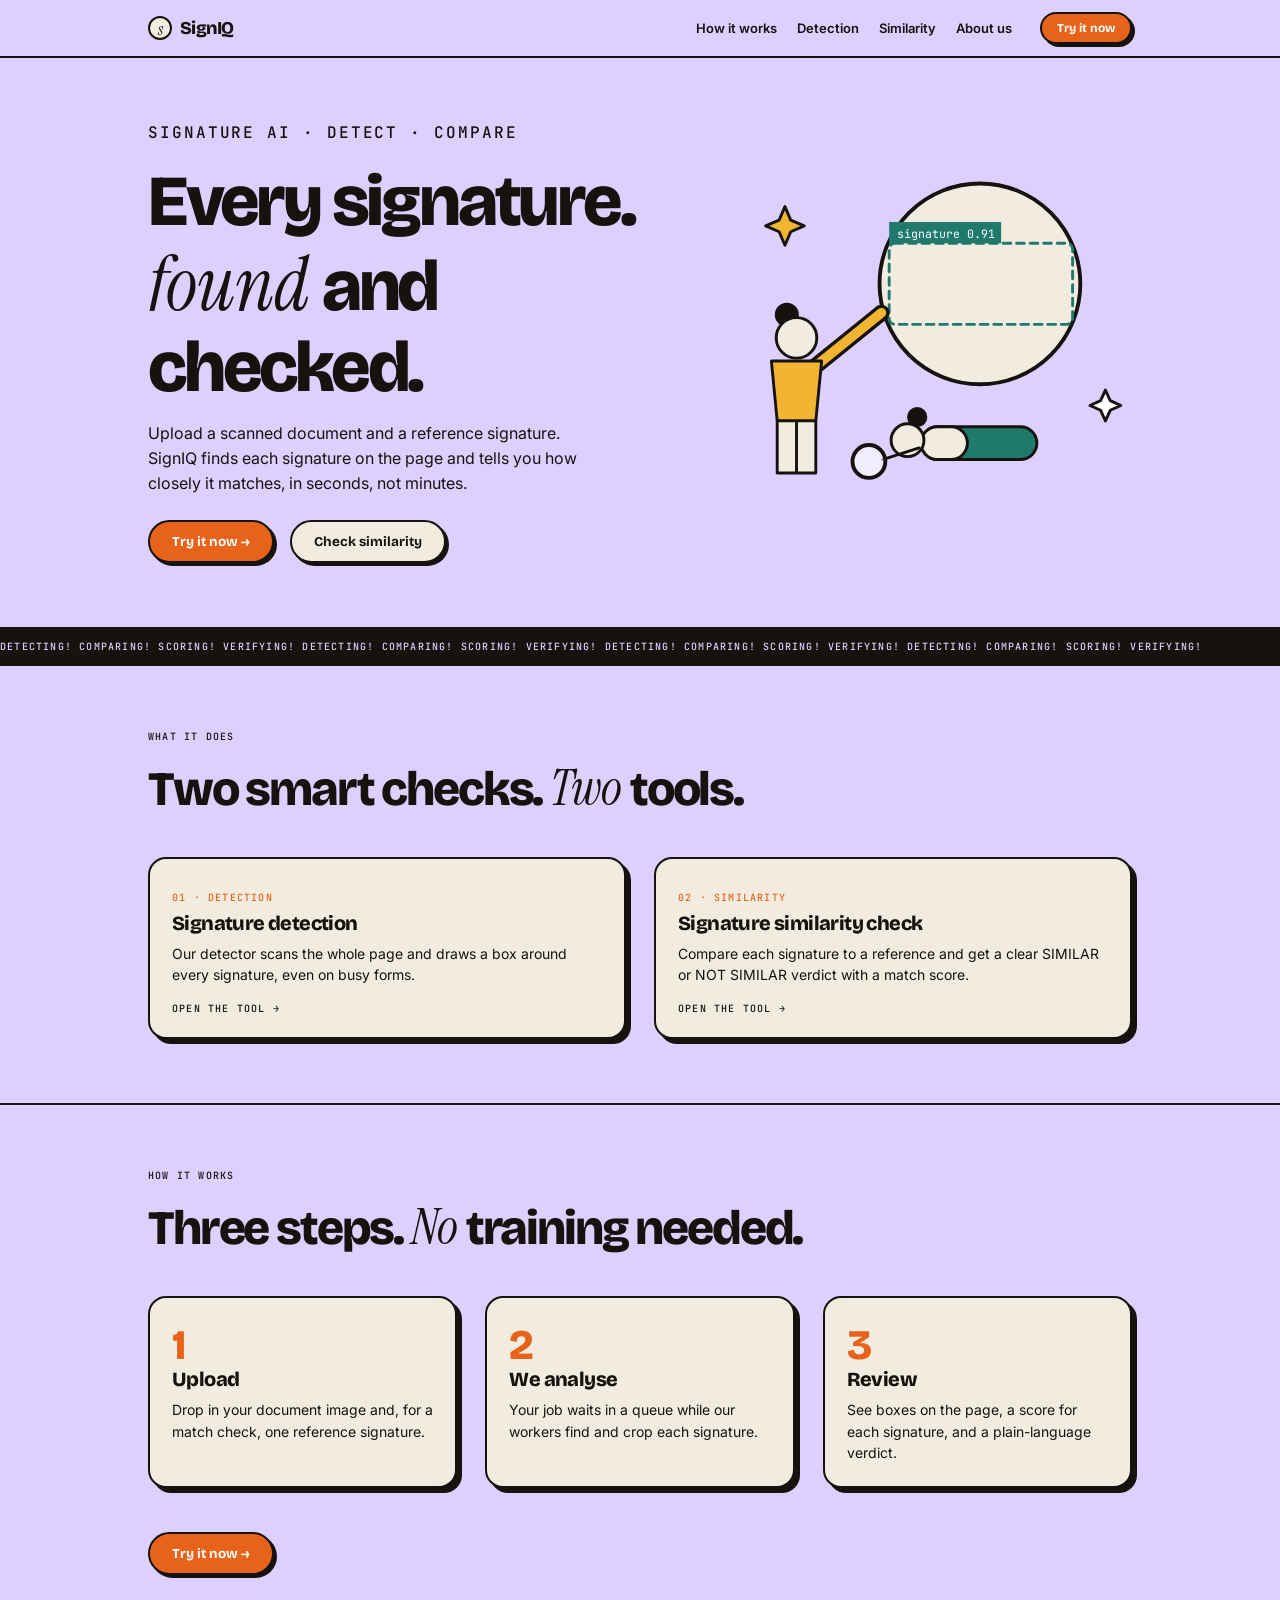
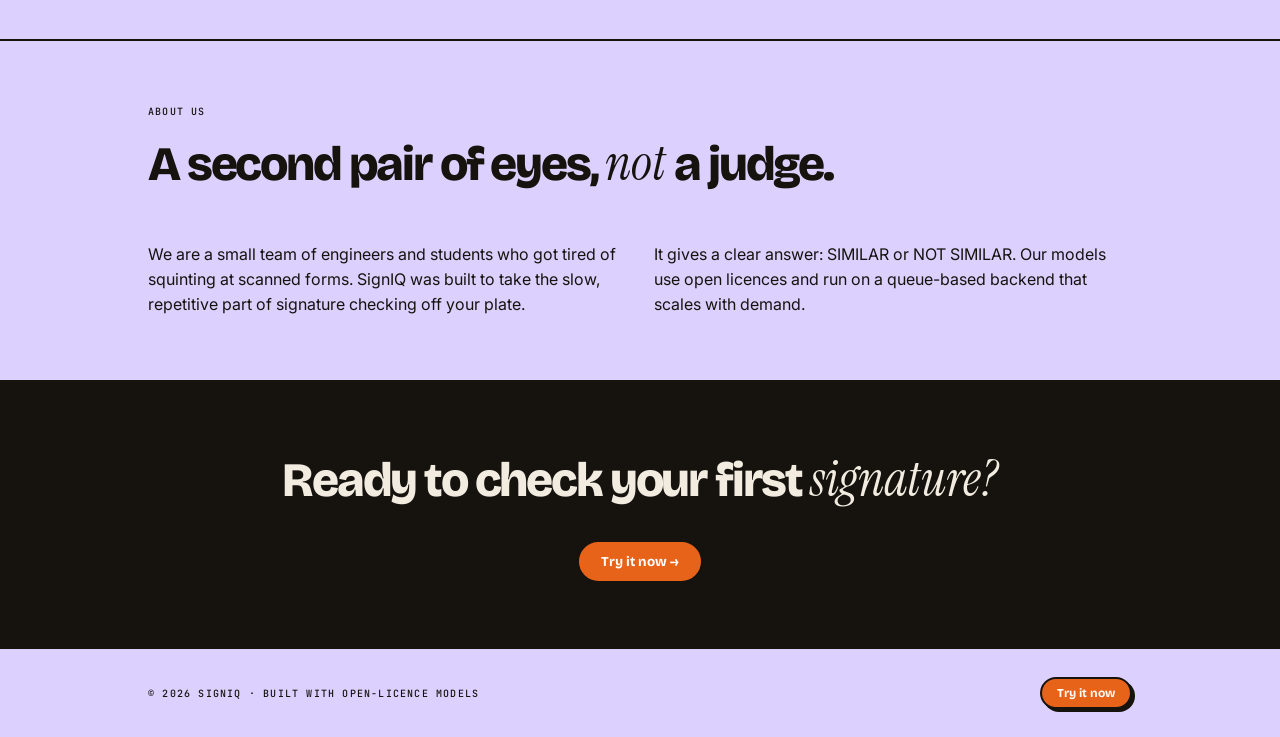
<file: frontend/index.html>
<!doctype html><html lang="en"><head><title>SignIQ – Find and verify signatures in seconds</title><meta charset="utf-8"><meta name="viewport" content="width=device-width,initial-scale=1"><link rel="preconnect" href="https://fonts.googleapis.com"><link href="https://fonts.googleapis.com/css2?family=Bricolage+Grotesque:wght@800&family=Inter:wght@400;600&family=Instrument+Serif:ital@1&family=JetBrains+Mono:wght@500&display=swap" rel="stylesheet"><link rel="stylesheet" href="css/style.css"></head><body><header><div class="wrap"><a class="logo" href="index.html"><i>s</i>SignIQ</a><nav><a href="index.html#how">How it works</a><a href="detect.html">Detection</a><a href="similarity.html">Similarity</a><a href="index.html#about">About us</a></nav><a class="btn sm" href="detect.html">Try it now</a><button class="burger" aria-label="Menu" aria-expanded="false"><b></b></button></div></header>
<section style="padding-top:44px"><div class="wrap hero"><div>
<p class="tag">Signature AI · Detect · Compare</p>
<h1 style="margin-top:14px">Every signature. <em>found</em> and checked.</h1>
<p>Upload a scanned document and a reference signature. SignIQ finds each signature on the page and tells you how closely it matches, in seconds, not minutes.</p>
<div class="row"><a class="btn" href="detect.html">Try it now →</a><a class="btn alt" href="similarity.html">Check similarity</a></div></div>
<svg class="art" viewBox="0 0 420 340" fill="none" stroke="#16130f" stroke-width="3" stroke-linejoin="round" stroke-linecap="round">
<circle cx="262" cy="120" r="104" fill="#f1ebe0" stroke-width="4"/>
<path class="draw" d="M180 135C195 80 212 82 206 130S232 150 250 106 282 92 276 132 310 150 346 100" stroke="#e8631a" stroke-width="6"/>
<rect class="box" x="168" y="78" width="190" height="84" rx="6" stroke="#1f7a6d"/><rect x="168" y="56" width="116" height="22" fill="#1f7a6d" stroke="none"/><text x="176" y="72" font-family="JetBrains Mono" font-size="12" fill="#fff" stroke="none">signature 0.91</text>
<path class="fl" d="M60 40l6 14 14 6-14 6-6 14-6-14-14-6 14-6z" fill="#f2b531"/><path class="fl" style="animation-delay:-2s" d="M392 230l5 11 11 5-11 5-5 11-5-11-11-5 11-5z" fill="#fff"/>
<g class="arm"><path d="M92 205L160 150" stroke-width="17"/><path d="M92 205L160 150" stroke="#f2b531" stroke-width="10"/></g>
<circle cx="62" cy="152" r="11" fill="#16130f"/><circle cx="72" cy="176" r="21" fill="#f1ebe0"/><path d="M46 200h52l-6 62H52z" fill="#f2b531"/><path d="M52 262h40v54H52zM72 262v54" fill="#f1ebe0"/>
<g transform="translate(205 268)"><rect x="-4" y="0" width="120" height="34" rx="17" fill="#1f7a6d"/><rect x="-4" y="0" width="48" height="34" rx="17" fill="#f1ebe0"/><circle cx="-18" cy="14" r="17" fill="#f1ebe0"/><circle cx="-8" cy="-10" r="9" fill="#16130f"/><path d="M-6 22L-44 34"/><circle cx="-58" cy="36" r="17" fill="#fff" fill-opacity=".6" stroke-width="4"/></g></svg></div></section>
<div class="strip mono"><div>Detecting! Comparing! Scoring! Verifying! Detecting! Comparing! Scoring! Verifying! Detecting! Comparing! Scoring! Verifying! Detecting! Comparing! Scoring! Verifying!&nbsp;</div></div>
<section><div class="wrap"><p class="tag rv">What it does</p><h2 class="rv" style="margin-top:12px">Two smart checks. <em>Two</em> tools.</h2>
<div class="grid two"><a href="detect.html" class="card rv" style="text-decoration:none;color:inherit"><p class="tag" style="color:var(--org)">01 · Detection</p><h3 style="margin:10px 0">Signature detection</h3><p>Our detector scans the whole page and draws a box around every signature, even on busy forms.</p><p class="mono" style="margin-top:16px">Open the tool →</p></a>
<a href="similarity.html" class="card rv" style="text-decoration:none;color:inherit"><p class="tag" style="color:var(--org)">02 · Similarity</p><h3 style="margin:10px 0">Signature similarity check</h3><p>Compare each signature to a reference and get a clear SIMILAR or NOT SIMILAR verdict with a match score.</p><p class="mono" style="margin-top:16px">Open the tool →</p></a></div></div></section>
<section id="how"><div class="wrap"><p class="tag rv">How it works</p><h2 class="rv" style="margin-top:12px">Three steps. <em>No</em> training needed.</h2>
<div class="grid"><div class="card rv"><div class="num">1</div><h3>Upload</h3><p>Drop in your document image and, for a match check, one reference signature.</p></div><div class="card rv"><div class="num">2</div><h3>We analyse</h3><p>Your job waits in a queue while our workers find and crop each signature.</p></div><div class="card rv"><div class="num">3</div><h3>Review</h3><p>See boxes on the page, a score for each signature, and a plain-language verdict.</p></div></div>
<p class="rv" style="margin-top:44px"><a class="btn" href="detect.html">Try it now →</a></p></div></section>
<section id="about"><div class="wrap"><p class="tag rv">About us</p><h2 class="rv" style="margin:12px 0 28px">A second pair of eyes, <em>not</em> a judge.</h2>
<div class="grid two"><p class="rv" style="font-size:16px">We are a small team of engineers and students who got tired of squinting at scanned forms. SignIQ was built to take the slow, repetitive part of signature checking off your plate.</p><p class="rv" style="font-size:16px">It gives a clear answer: SIMILAR or NOT SIMILAR. Our models use open licences and run on a queue-based backend that scales with demand.</p></div></div></section>
<section class="cta"><div class="wrap"><h2>Ready to check your first <em>signature?</em></h2><a class="btn" href="detect.html">Try it now →</a></div></section><footer><div class="wrap"><span class="mono">© 2026 SignIQ · Built with open-licence models</span><a class="btn sm" href="detect.html">Try it now</a></div></footer>
<script src="js/main.js"></script></body></html>
</file>
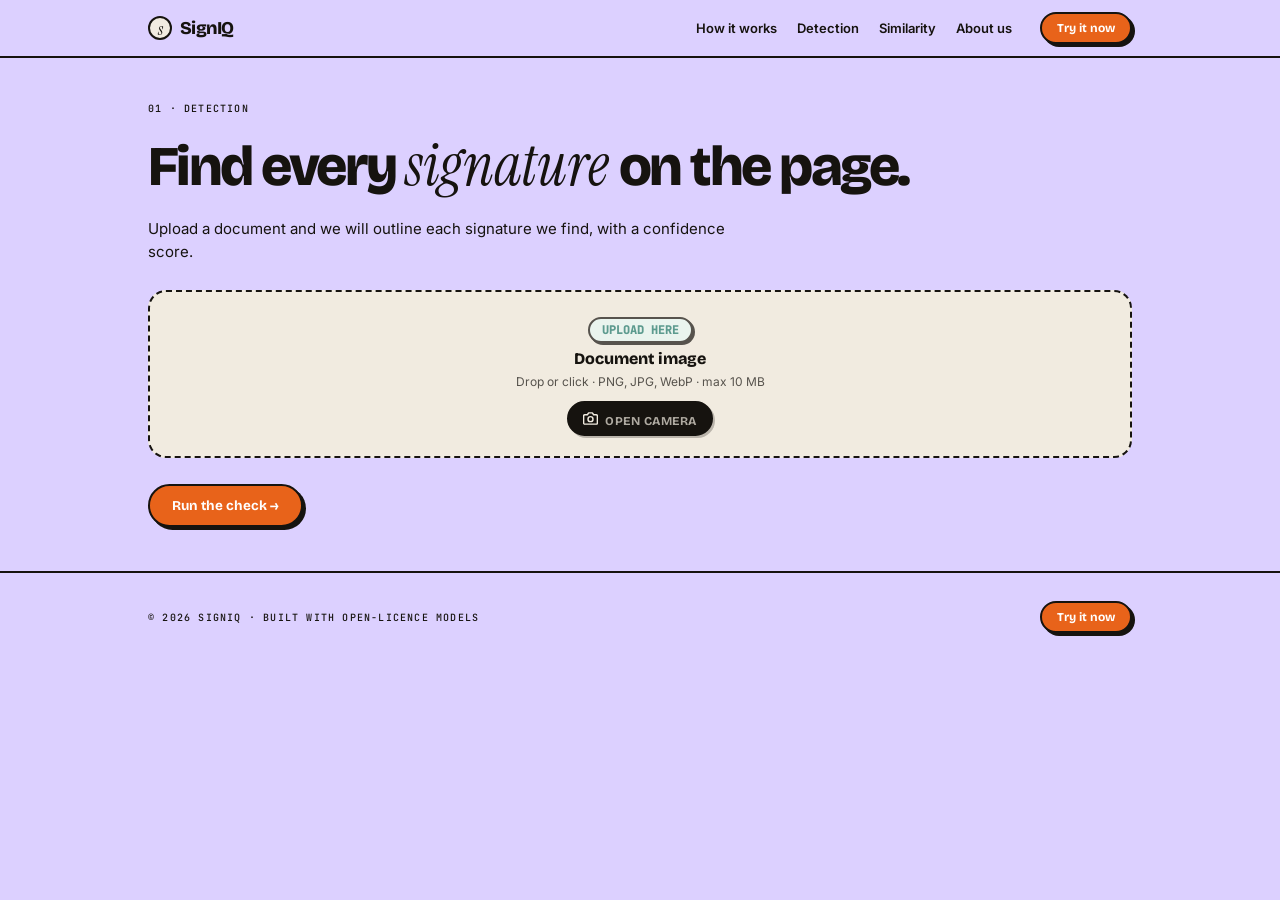
<file: frontend/detect.html>
<!doctype html>
<html lang="en">

<head>
    <title>Signature detection – SignIQ</title>
    <meta charset="utf-8">
    <meta name="viewport" content="width=device-width,initial-scale=1">
    <link rel="preconnect" href="https://fonts.googleapis.com">
    <link
        href="https://fonts.googleapis.com/css2?family=Bricolage+Grotesque:wght@800&family=Inter:wght@400;600&family=Instrument+Serif:ital@1&family=JetBrains+Mono:wght@500&display=swap"
        rel="stylesheet">
    <link rel="stylesheet" href="css/style.css">
    <link rel="stylesheet" href="css/camera.css">
</head>

<body data-mode="detect">
    <header>
        <div class="wrap"><a class="logo" href="index.html"><i>s</i>SignIQ</a>
            <nav><a href="index.html#how">How it works</a><a href="detect.html">Detection</a><a
                    href="similarity.html">Similarity</a><a href="index.html#about">About us</a></nav><a class="btn sm"
                href="detect.html">Try it now</a><button class="burger" aria-label="Menu"
                aria-expanded="false"><b></b></button>
        </div>
    </header>
    <section class="tool">
        <div class="wrap">
            <p class="tag">01 · Detection</p>
            <h1>Find every <em>signature</em> on the page.</h1>
            <p style="max-width:620px;font-size:15px">Upload a document and we will outline each signature we find, with
                a confidence score.</p>
            <div class="drops"><label class="drop"><input type="file" name="document"
                        accept="image/png,image/jpeg,image/webp"><button type="button" class="drop-remove"
                        title="Remove image">✕</button>
                    <div class="drop-content"><span class="drop-badge">Upload Here</span><img class="drop-preview"
                            alt="Preview"><b>Document image</b><span>Drop or click · PNG, JPG, WebP · max 10 MB</span>
                    </div>
                </label></div><button class="btn" id="run">Run the check →</button>
            <div id="status"></div>
            <div id="out" class="out-grid">
                <div class="results-toolbar">
                    <div class="toolbar-title"><span>🔍 Detection Results</span></div>
                    <div class="toolbar-actions"><button type="button" class="btn" id="btn-next">Scan Next Document
                            ↺</button></div>
                </div>
                <div class="doc-panel">
                    <div class="doc-panel-header"><span class="doc-panel-title">📄 Document Overview</span><span
                            id="doc-badge" class="chip">0 Found</span></div>
                    <div class="canvas-wrap"><canvas id="cv"></canvas></div>
                </div>
                <div class="results-panel">
                    <div id="summary-box" class="summary-box"></div>
                    <div class="res" id="res"></div>
                </div>
            </div>
        </div>
    </section>
    <footer>
        <div class="wrap"><span class="mono">© 2026 SignIQ · Built with open-licence models</span><a class="btn sm"
                href="detect.html">Try it now</a></div>
    </footer>
    <script src="js/main.js"></script>
    <script src="js/config.js"></script>
    <script src="js/api.js"></script>
    <script src="js/tool.js"></script>
    <script src="js/camera.js"></script>
</body>

</html>
</file>
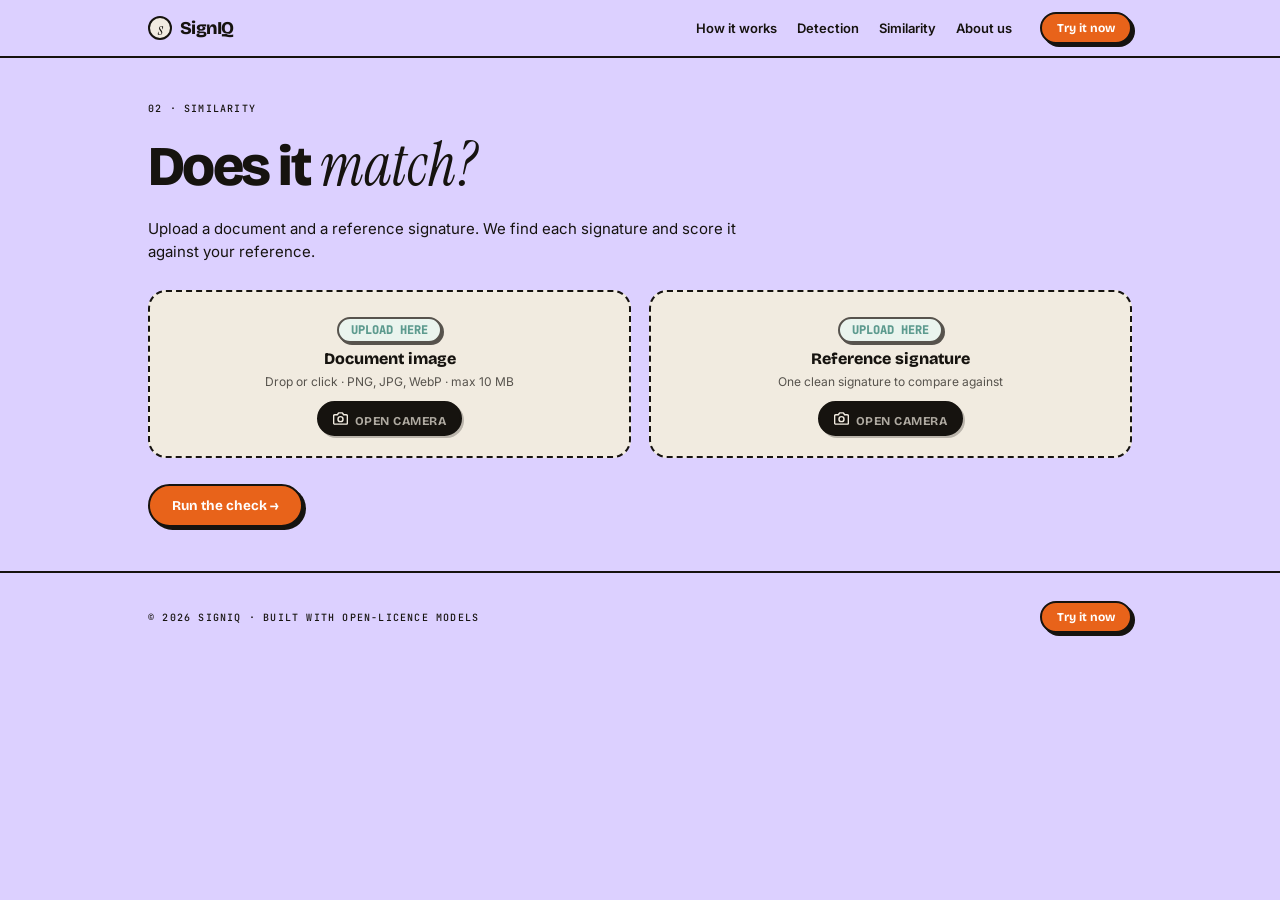
<file: frontend/similarity.html>
<!doctype html>
<html lang="en">

<head>
    <title>Signature similarity – SignIQ</title>
    <meta charset="utf-8">
    <meta name="viewport" content="width=device-width,initial-scale=1">
    <link rel="preconnect" href="https://fonts.googleapis.com">
    <link
        href="https://fonts.googleapis.com/css2?family=Bricolage+Grotesque:wght@800&family=Inter:wght@400;600&family=Instrument+Serif:ital@1&family=JetBrains+Mono:wght@500&display=swap"
        rel="stylesheet">
    <link rel="stylesheet" href="css/style.css">
    <link rel="stylesheet" href="css/camera.css">
</head>

<body data-mode="similarity">
    <header>
        <div class="wrap"><a class="logo" href="index.html"><i>s</i>SignIQ</a>
            <nav><a href="index.html#how">How it works</a><a href="detect.html">Detection</a><a
                    href="similarity.html">Similarity</a><a href="index.html#about">About us</a></nav><a class="btn sm"
                href="detect.html">Try it now</a><button class="burger" aria-label="Menu"
                aria-expanded="false"><b></b></button>
        </div>
    </header>
    <section class="tool">
        <div class="wrap">
            <p class="tag">02 · Similarity</p>
            <h1>Does it <em>match?</em></h1>
            <p style="max-width:620px;font-size:15px">Upload a document and a reference signature. We find each
                signature and score it against your reference.</p>
            <div class="drops"><label class="drop"><input type="file" name="document"
                        accept="image/png,image/jpeg,image/webp"><button type="button" class="drop-remove"
                        title="Remove image">✕</button>
                    <div class="drop-content"><span class="drop-badge"> Upload Here</span><img class="drop-preview"
                            alt="Document Preview"><b>Document image</b><span>Drop or click · PNG, JPG, WebP · max 10
                            MB</span></div>
                </label><label class="drop"><input type="file" name="reference"
                        accept="image/png,image/jpeg,image/webp"><button type="button" class="drop-remove"
                        title="Remove image">✕</button>
                    <div class="drop-content"><span class="drop-badge"> Upload Here</span><img class="drop-preview"
                            alt="Reference Preview"><b>Reference signature</b><span>One clean signature to compare
                            against</span></div>
                </label></div><button class="btn" id="run">Run the check →</button>
            <div id="status"></div>
            <div id="out" class="similarity-out">
                <div class="results-toolbar">
                    <div class="toolbar-title"><span>⚖ Verification Results</span></div>
                    <div class="toolbar-actions"><button type="button" class="btn" id="btn-next">Verify Next Signature ↺</button></div>
                </div>
                <div class="similarity-results">
                    <div class="res" id="res"></div>
                </div>
            </div>
        </div>
    </section>
    <footer>
        <div class="wrap"><span class="mono">© 2026 SignIQ · Built with open-licence models</span><a class="btn sm"
                href="detect.html">Try it now</a></div>
    </footer>
    <script src="js/main.js"></script>
    <script src="js/config.js"></script>
    <script src="js/api.js"></script>
    <script src="js/tool.js"></script>
    <script src="js/camera.js"></script>
</body>

</html>
</file>
<file: frontend/css/style.css>
:root{--lav:#dcd0ff;--ink:#16130f;--cream:#f1ebe0;--org:#e8631a;--mus:#f2b531;--teal:#1f7a6d;--r:18px}
*{box-sizing:border-box;margin:0}html{scroll-behavior:smooth;-webkit-text-size-adjust:100%}img,svg,canvas{max-width:100%}h1,h2,h3,p{overflow-wrap:anywhere}
body{background:var(--lav);color:var(--ink);font:14px/1.55 "Inter",system-ui,sans-serif;overflow-x:hidden}
h1,h2,h3{font-family:"Bricolage Grotesque",sans-serif;font-weight:800;letter-spacing:-.045em;line-height:.95}
h1{font-size:clamp(34px,5.6vw,76px)}h2{font-size:clamp(26px,3.8vw,48px)}h3{font-size:20px;letter-spacing:-.03em}
em{font:italic 400 1.05em "Instrument Serif",serif;letter-spacing:0}
.mono,.tag{font:500 10px "JetBrains Mono",monospace;text-transform:uppercase;letter-spacing:.12em}
.wrap{max-width:1040px;margin:auto;padding:0 28px}
header{position:sticky;top:0;z-index:9;background:#dcd0ffcc;backdrop-filter:blur(12px);border-bottom:2px solid var(--ink)}
header .wrap{display:flex;align-items:center;gap:28px;height:56px}
.logo{font:800 18px "Bricolage Grotesque";letter-spacing:-.04em;color:var(--ink);text-decoration:none;display:flex;gap:8px;align-items:center}
.logo i{width:24px;height:24px;border:2px solid var(--ink);border-radius:50%;display:grid;place-items:center;font:italic 17px "Instrument Serif";background:var(--cream)}
nav{margin-left:auto;display:flex;gap:20px;align-items:center}.burger{display:none}nav a{color:var(--ink);text-decoration:none;font-weight:600;font-size:13px}
.btn{display:inline-block;background:var(--org);color:#fff;font:700 13.5px "Bricolage Grotesque";padding:11px 22px;border:2px solid var(--ink);border-radius:999px;box-shadow:3px 3px 0 var(--ink);text-decoration:none;cursor:pointer;transition:.15s}
.btn:hover{transform:translate(3px,3px);box-shadow:1px 1px 0 var(--ink)}.btn.alt{background:var(--cream);color:var(--ink)}.btn.sm{padding:7px 15px;font-size:12px}
.card{background:var(--cream);border:2px solid var(--ink);border-radius:var(--r);box-shadow:5px 5px 0 var(--ink);padding:22px;transition:.25s}
.card:hover{transform:translate(-3px,-3px) rotate(-.4deg);box-shadow:8px 8px 0 var(--ink)}
section{padding:64px 0;border-bottom:2px solid var(--ink)}section .wrap{padding-top:0}
.hero{display:grid;grid-template-columns:1.15fr .85fr;gap:30px;align-items:center}
.hero p{font-size:16px;max-width:460px;margin:20px 0 24px}.row{display:flex;gap:16px;flex-wrap:wrap}
.art{width:100%;overflow:visible}.draw{stroke-dasharray:700;stroke-dashoffset:700;animation:draw 3.2s ease-in-out infinite}
@keyframes draw{0%{stroke-dashoffset:700}55%,100%{stroke-dashoffset:0}}
.box{stroke-dasharray:8 6;animation:dash 1s linear infinite}@keyframes dash{to{stroke-dashoffset:-14}}
.fl{animation:fl 4s ease-in-out infinite;transform-box:fill-box;transform-origin:center}@keyframes fl{50%{transform:translateY(-12px) rotate(20deg)}}
.arm{animation:pt 2.4s ease-in-out infinite;transform-origin:92px 205px}@keyframes pt{50%{transform:rotate(-7deg)}}
.strip{background:var(--ink);color:var(--lav);overflow:hidden;white-space:nowrap;padding:11px 0;border-bottom:2px solid var(--ink)}
.strip div{display:inline-block;animation:mq 22s linear infinite}@keyframes mq{to{transform:translateX(-50%)}}
.grid{display:grid;grid-template-columns:repeat(3,1fr);gap:28px;margin-top:36px}.grid .num{font:800 42px "Bricolage Grotesque";color:var(--org)}
.grid p{margin-top:10px}.two{grid-template-columns:repeat(2,1fr)}
.cta{background:var(--ink);color:var(--cream);text-align:center}.cta h2{margin-bottom:28px}
footer{padding:28px 0}footer .wrap{display:flex;justify-content:space-between;align-items:center;gap:20px;flex-wrap:wrap}
.rv{opacity:0;transform:translateY(34px);transition:1s cubic-bezier(.2,.8,.2,1)}.rv.in{opacity:1;transform:none}
.tool{padding:44px 0}.tool h1{font-size:clamp(30px,4.4vw,56px);margin:12px 0 14px}
.drops{display:grid;grid-template-columns:repeat(auto-fit,minmax(240px,1fr));gap:18px;margin:26px 0}
.drop{position:relative;display:grid;place-items:center;text-align:center;min-height:130px;border:2px dashed var(--ink);border-radius:var(--r);background:var(--cream);cursor:pointer;padding:20px;transition:.2s}
.drop.over,.drop:hover{background:#fff;transform:scale(1.015)}.drop.has{border-style:solid;background:#fff}.drop input{display:none}
.drop-remove{position:absolute;top:10px;right:10px;width:28px;height:28px;border-radius:50%;background:var(--cream);border:2px solid var(--ink);display:none;place-items:center;cursor:pointer;font:800 13px monospace;box-shadow:2px 2px 0 var(--ink);transition:.15s;z-index:2}
.drop.has .drop-remove{display:grid}
.drop-remove:hover{background:#d63031;color:#fff;transform:translate(1px,1px);box-shadow:1px 1px 0 var(--ink)}
.drop-content{display:flex;flex-direction:column;align-items:center;justify-content:center;width:100%}
.drop-preview{display:none;max-width:140px;max-height:95px;object-fit:contain;border:2px solid var(--ink);border-radius:8px;margin:8px auto;background:#fff;box-shadow:2px 2px 0 var(--ink)}
.drop.has .drop-preview{display:block}
.drop-badge{display:none;background:#e8f8f5;color:var(--teal);border:2px solid var(--ink);border-radius:99px;padding:3px 12px;font:800 11px "JetBrains Mono";margin-bottom:6px;box-shadow:2px 2px 0 var(--ink);text-transform:uppercase}
.drop.has .drop-badge{display:inline-block}
.drop b{font:800 16px "Bricolage Grotesque"}.drop span{display:block;font-size:12px;margin-top:5px;opacity:.7;word-break:break-all}
.drop.has span{opacity:1;font-weight:600;color:var(--ink);background:var(--cream);padding:3px 10px;border:1.5px solid var(--ink);border-radius:6px;margin-top:6px}
#status{margin:24px 0;display:none;align-items:center;gap:14px;background:#fff;border:2px solid var(--ink);border-radius:var(--r);padding:14px 22px;box-shadow:4px 4px 0 var(--ink);font:800 16px "Bricolage Grotesque";color:var(--ink)}
#status.active{display:inline-flex}
#status.error{display:inline-flex;background:#fdedec;border-color:#d63031;color:#d63031}
.status-spinner{width:22px;height:22px;border:3.5px solid var(--lav);border-top-color:var(--org);border-radius:50%;animation:spin .75s linear infinite;display:inline-block;flex-shrink:0}
@keyframes spin{to{transform:rotate(360deg)}}
#out{display:none;margin-top:34px}
.results-toolbar{grid-column:1 / -1;display:flex;justify-content:space-between;align-items:center;padding:12px 18px;background:var(--cream);border:2px solid var(--ink);border-radius:var(--r);box-shadow:4px 4px 0 var(--ink);margin-bottom:8px}
.toolbar-title{font:800 18px "Bricolage Grotesque";display:flex;align-items:center;gap:8px}
.toolbar-actions{display:flex;align-items:center;gap:12px}
.btn-cross{width:42px;height:42px;border-radius:50%;background:var(--cream);border:2px solid var(--ink);box-shadow:3px 3px 0 var(--ink);display:grid;place-items:center;font:800 16px "Bricolage Grotesque",monospace;cursor:pointer;transition:.15s;color:var(--ink)}
.btn-cross:hover{background:#d63031;color:#fff;transform:translate(2px,2px);box-shadow:1px 1px 0 var(--ink)}
.similarity-out{display:none;max-width:820px;margin:34px auto 0;width:100%}
.similarity-results{display:flex;flex-direction:column;gap:18px}
.out-grid{display:grid;grid-template-columns:1fr 1.05fr;gap:24px;align-items:start}
.doc-panel{background:var(--cream);border:2px solid var(--ink);border-radius:var(--r);box-shadow:5px 5px 0 var(--ink);padding:16px;position:sticky;top:76px}
.doc-panel-header{display:flex;justify-content:space-between;align-items:center;margin-bottom:12px;padding-bottom:8px;border-bottom:2px solid var(--ink)}
.doc-panel-title{font:800 14px "Bricolage Grotesque";text-transform:uppercase;letter-spacing:-.02em}
.canvas-wrap{width:100%;max-height:560px;overflow:auto;border:2px solid var(--ink);border-radius:12px;background:#fff;display:flex;justify-content:center;align-items:center;padding:4px}
.canvas-wrap canvas{width:100%;height:auto;max-height:540px;object-fit:contain;display:block;border-radius:8px}
.results-panel{display:flex;flex-direction:column;gap:18px}
.summary-box{background:var(--cream);border:2px solid var(--ink);border-radius:var(--r);box-shadow:4px 4px 0 var(--ink);padding:16px 20px}
.summary-box.found{background:#e8f8f5;border-color:var(--teal)}
.summary-box.empty{background:#fdedec;border-color:#d63031}
.summary-title{font:800 16px "Bricolage Grotesque";display:flex;align-items:center;gap:8px;margin-bottom:4px}
.summary-desc{font-size:12.5px;opacity:.85;line-height:1.45}
.res{display:flex;flex-direction:column;gap:16px;margin-top:0}
.res .card{display:grid;grid-template-columns:140px 1fr;gap:16px;align-items:center;padding:16px}
.res .card-thumb{display:flex;flex-direction:column;align-items:center}
.res .card-thumb img{width:100%;max-height:130px;object-fit:contain;border:2px solid var(--ink);border-radius:10px;background:#fff;box-shadow:2px 2px 0 var(--ink)}
.res .card-thumb .mono{font:800 11px "JetBrains Mono";text-transform:uppercase;margin-top:8px;letter-spacing:.04em}
.res .card-details{display:flex;flex-direction:column;justify-content:center}
.res .similarity-compare-card{display:flex;flex-direction:column;gap:16px;padding:20px}
.compare-pair{display:grid;grid-template-columns:1fr auto 1fr;gap:12px;align-items:center;width:100%}
.compare-box{background:#fff;border:2px solid var(--ink);border-radius:12px;padding:12px 10px;display:flex;flex-direction:column;align-items:center;box-shadow:2px 2px 0 var(--ink)}
.compare-tag{font:800 11px "JetBrains Mono";padding:3px 10px;border:1.5px solid var(--ink);border-radius:6px;margin-bottom:8px;text-transform:uppercase}
.doc-tag{background:var(--lav)}
.ref-tag{background:var(--cream)}
.compare-img-wrap{width:100%;height:115px;display:flex;align-items:center;justify-content:center;background:#fafafa;border-radius:8px;border:1px dashed #ccc;overflow:hidden;margin-bottom:8px}
.compare-img-wrap img{max-width:100%;max-height:100%;object-fit:contain;border:none!important}
.compare-sub{font:600 10.5px "JetBrains Mono";opacity:.75;text-transform:uppercase}
.compare-vs{font:800 13px "Bricolage Grotesque";background:var(--ink);color:#fff;width:32px;height:32px;border-radius:50%;display:grid;place-items:center;flex-shrink:0}
.compare-results{width:100%;padding-top:14px;border-top:2px dashed var(--ink)}
.bar-labels{display:flex;justify-content:space-between;font:600 10px "JetBrains Mono";opacity:.65;margin-top:4px;margin-bottom:12px}
.bar{height:12px;border:2px solid var(--ink);border-radius:9px;margin:8px 0;overflow:hidden;background:#fff}.bar i{display:block;height:100%;background:var(--teal);transition:1.2s}
.chip{display:inline-block;padding:5px 14px;border:2px solid var(--ink);border-radius:99px;font:800 12px "JetBrains Mono";letter-spacing:.05em}
.chip.SIMILAR,.chip.ACCEPT{background:var(--teal);color:#fff}.chip.NOT_SIMILAR,.chip.REJECT{background:#d63031;color:#fff}.chip.REVIEW{background:var(--mus);color:var(--ink)}
.verdict-banner{margin-top:12px;padding:14px;border:2px solid var(--ink);border-radius:12px;box-shadow:3px 3px 0 var(--ink);text-align:left}
.verdict-banner.SIMILAR,.verdict-banner.ACCEPT{background:#e8f8f5;border-color:var(--teal)}.verdict-banner.NOT_SIMILAR,.verdict-banner.REJECT{background:#fdedec;border-color:#d63031}.verdict-banner.REVIEW{background:#fef9e7;border-color:var(--ink)}
.verdict-title{font:800 16px "Bricolage Grotesque";display:flex;align-items:center;gap:6px;text-transform:uppercase}
.verdict-desc{font-size:12.5px;margin-top:4px;opacity:.9;line-height:1.4}
.verdict-metric{display:flex;align-items:baseline;justify-content:space-between;margin-top:10px}
.bar.SIMILAR i,.bar.ACCEPT i{background:var(--teal)}.bar.NOT_SIMILAR i,.bar.REJECT i{background:#d63031}.bar.REVIEW i{background:var(--mus)}

@media(max-width:860px){.out-grid{grid-template-columns:1fr;gap:20px}.doc-panel{position:static}.res .card{grid-template-columns:1fr}}
@media(max-width:1000px){.hero{grid-template-columns:1fr;gap:10px}.art{max-width:440px;margin:0 auto}.grid{grid-template-columns:repeat(2,1fr)}}
@media(max-width:760px){
.wrap{padding:0 18px}section{padding:46px 0}.grid,.two{grid-template-columns:1fr;gap:20px;margin-top:28px}
header .wrap{height:54px;gap:10px}.logo{font-size:17px}
.burger{display:grid;place-items:center;width:38px;height:38px;margin-left:6px;background:var(--cream);border:2px solid var(--ink);border-radius:10px;cursor:pointer;box-shadow:2px 2px 0 var(--ink)}
.burger b,.burger b:before{content:"";display:block;width:16px;height:2px;background:var(--ink);transition:.2s}.burger b:before{transform:translateY(5px)}
.burger[aria-expanded=true] b{transform:rotate(45deg)}.burger[aria-expanded=true] b:before{transform:rotate(-90deg)}
header .btn.sm{margin-left:auto}
nav{display:none;position:absolute;top:100%;left:0;right:0;margin:0;flex-direction:column;align-items:stretch;gap:0;background:var(--cream);border-bottom:2px solid var(--ink)}
nav.open{display:flex}nav a{padding:15px 18px;font-size:15px;border-top:2px solid var(--ink)}
.hero p{font-size:15px}.row{gap:12px}.row .btn{flex:1;text-align:center;padding:13px 16px}
.card{padding:18px;box-shadow:4px 4px 0 var(--ink)}.tool{padding:30px 0}.drops{grid-template-columns:1fr}.drop{min-height:110px}
.res{grid-template-columns:1fr}#run{width:100%;text-align:center}
footer .wrap{flex-direction:column;text-align:center}.strip{padding:9px 0}
}
@media(max-width:380px){header .btn.sm{padding:6px 11px}.logo i{display:none}}
@media(hover:none){.card:hover{transform:none;box-shadow:5px 5px 0 var(--ink)}.btn:hover{transform:none;box-shadow:3px 3px 0 var(--ink)}.drop:hover{transform:none}}
@media(prefers-reduced-motion:reduce){*{animation:none!important;transition:none!important}.rv{opacity:1;transform:none}.draw{stroke-dashoffset:0}}
</file>
<file: frontend/css/camera.css>
/* ══════════════════════════════════════════════════════════════════
   camera.css — Compact, neo-brutalist theme camera for SignIQ
   ══════════════════════════════════════════════════════════════════ */

/* ── Camera button inside upload drop box ───────────────────────── */
.cam-drop-trigger {
  display: inline-flex;
  align-items: center;
  gap: 7px;
  margin-top: 10px;
  padding: 6px 14px;
  background: var(--ink, #16130f);
  color: var(--cream, #f1ebe0);
  border: 2px solid var(--ink, #16130f);
  border-radius: 999px;
  font-family: "Bricolage Grotesque", sans-serif;
  font-weight: 700;
  font-size: 11.5px;
  letter-spacing: .04em;
  text-transform: uppercase;
  cursor: pointer;
  box-shadow: 2px 2px 0 rgba(22, 19, 15, 0.25);
  transition: transform .12s, box-shadow .12s, background .15s;
}

.cam-drop-trigger:hover {
  background: #2a2520;
  color: #fff;
  transform: translate(1.5px, 1.5px);
  box-shadow: 1px 1px 0 rgba(22, 19, 15, 0.25);
}

.cam-drop-trigger svg {
  flex-shrink: 0;
}

/* Hide trigger if an image is already selected/captured */
.drop.has .cam-drop-trigger {
  display: none !important;
}

/* ── Modal Backdrop & Layout ─────────────────────────────────────── */
.cam-modal {
  position: fixed;
  inset: 0;
  z-index: 9999;
  display: none;
  align-items: center;
  justify-content: center;
  padding: 16px;
}

.cam-modal.active {
  display: flex;
}

.cam-backdrop {
  position: absolute;
  inset: 0;
  background: rgba(22, 19, 15, 0.78);
  backdrop-filter: blur(5px);
}

/* ── Compact Modal Card (Neobrutalist SignIQ Style) ──────────────── */
.cam-card {
  position: relative;
  z-index: 10;
  width: 100%;
  max-width: 440px; /* Compact & proportional */
  background: var(--cream, #f1ebe0);
  border: 3px solid var(--ink, #16130f);
  border-radius: 20px;
  box-shadow: 7px 7px 0 var(--ink, #16130f);
  overflow: hidden;
  animation: camPop .18s cubic-bezier(0.16, 1, 0.3, 1) forwards;
}

@keyframes camPop {
  0% { transform: scale(0.92) translateY(14px); opacity: 0; }
  100% { transform: scale(1) translateY(0); opacity: 1; }
}

/* ── Modal Header ────────────────────────────────────────────────── */
.cam-header {
  display: flex;
  align-items: center;
  justify-content: space-between;
  padding: 12px 18px;
  background: #fff;
  border-bottom: 2.5px solid var(--ink, #16130f);
}

.cam-title {
  display: flex;
  align-items: center;
  gap: 8px;
  font-family: "Bricolage Grotesque", sans-serif;
  font-weight: 800;
  font-size: 15px;
  color: var(--ink, #16130f);
  letter-spacing: -0.02em;
}

.cam-title-icon {
  font-size: 16px;
}

.cam-btn-close {
  width: 28px;
  height: 28px;
  background: var(--cream, #f1ebe0);
  border: 2px solid var(--ink, #16130f);
  border-radius: 50%;
  color: var(--ink, #16130f);
  font-family: "Bricolage Grotesque", sans-serif;
  font-weight: 800;
  font-size: 13px;
  display: grid;
  place-items: center;
  cursor: pointer;
  box-shadow: 2px 2px 0 var(--ink, #16130f);
  transition: .12s;
}

.cam-btn-close:hover {
  background: #d63031;
  color: #fff;
  transform: translate(1px, 1px);
  box-shadow: 1px 1px 0 var(--ink, #16130f);
}

/* ── Content Stage ───────────────────────────────────────────────── */
.cam-stage {
  padding: 14px 16px 18px;
  display: flex;
  flex-direction: column;
  align-items: center;
}

/* ── Viewfinder (Live Camera) ────────────────────────────────────── */
.cam-viewfinder {
  position: relative;
  width: 100%;
  aspect-ratio: 4 / 3;
  max-height: 280px;
  background: #111;
  border: 2.5px solid var(--ink, #16130f);
  border-radius: 14px;
  overflow: hidden;
  box-shadow: 3px 3px 0 var(--ink, #16130f);
}

#cam-vid {
  width: 100%;
  height: 100%;
  object-fit: cover;
  display: block;
}

/* Corner framing brackets */
.cam-brackets {
  position: absolute;
  inset: 12px;
  pointer-events: none;
}

.cam-brackets span {
  position: absolute;
  width: 18px;
  height: 18px;
  border: 3px solid var(--org, #e8631a);
}

.b-tl { top: 0; left: 0; border-right: none; border-bottom: none; border-radius: 4px 0 0 0; }
.b-tr { top: 0; right: 0; border-left: none; border-bottom: none; border-radius: 0 4px 0 0; }
.b-bl { bottom: 0; left: 0; border-right: none; border-top: none; border-radius: 0 0 0 4px; }
.b-br { bottom: 0; right: 0; border-left: none; border-top: none; border-radius: 0 0 4px 0; }

/* Camera Flash */
.cam-flash {
  position: absolute;
  inset: 0;
  background: #fff;
  opacity: 0;
  pointer-events: none;
  transition: opacity .05s ease-out;
}
.cam-flash.fired {
  opacity: 0.95;
}

/* Error message inside viewfinder */
.cam-error-overlay {
  position: absolute;
  inset: 0;
  background: rgba(22, 19, 15, 0.92);
  color: #fff;
  font-family: "Inter", sans-serif;
  font-size: 13px;
  font-weight: 600;
  display: grid;
  place-items: center;
  text-align: center;
  padding: 18px;
  z-index: 5;
}

/* Tip text */
.cam-tip {
  margin-top: 10px;
  font-family: "JetBrains Mono", monospace;
  font-size: 11px;
  font-weight: 600;
  color: #666;
  text-transform: uppercase;
  letter-spacing: .05em;
  text-align: center;
}

/* ── Live Controls Row ───────────────────────────────────────────── */
.cam-controls {
  margin-top: 14px;
  display: flex;
  align-items: center;
  justify-content: space-between;
  width: 100%;
  padding: 0 10px;
}

.cam-control-spacer {
  width: 40px;
}

.cam-btn-flip {
  width: 40px;
  height: 40px;
  background: #fff;
  border: 2px solid var(--ink, #16130f);
  border-radius: 50%;
  color: var(--ink, #16130f);
  cursor: pointer;
  display: grid;
  place-items: center;
  box-shadow: 2px 2px 0 var(--ink, #16130f);
  transition: .12s;
}

.cam-btn-flip:hover {
  background: var(--cream, #f1ebe0);
  transform: translate(1px, 1px);
  box-shadow: 1px 1px 0 var(--ink, #16130f);
}

/* Shutter button */
.cam-btn-shutter {
  width: 62px;
  height: 62px;
  border-radius: 50%;
  background: var(--org, #e8631a);
  border: 3.5px solid var(--ink, #16130f);
  box-shadow: 3px 3px 0 var(--ink, #16130f);
  cursor: pointer;
  display: grid;
  place-items: center;
  transition: transform .12s, box-shadow .12s;
}

.cam-btn-shutter:hover {
  transform: scale(1.04);
}

.cam-btn-shutter:active {
  transform: translate(2px, 2px);
  box-shadow: 1px 1px 0 var(--ink, #16130f);
}

.cam-btn-shutter:disabled {
  opacity: 0.5;
  cursor: not-allowed;
}

.shutter-core {
  width: 42px;
  height: 42px;
  border-radius: 50%;
  background: #fff;
  display: block;
}

/* ══════════════════════════════════════════════════════════════════
   PREVIEW STAGE (Camera gone, only captured image + 2 buttons)
   ══════════════════════════════════════════════════════════════════ */
.cam-preview-wrap {
  width: 100%;
  aspect-ratio: 4 / 3;
  max-height: 280px;
  background: #000;
  border: 2.5px solid var(--ink, #16130f);
  border-radius: 14px;
  overflow: hidden;
  box-shadow: 3px 3px 0 var(--ink, #16130f);
}

#cam-preview-img {
  width: 100%;
  height: 100%;
  object-fit: contain;
  display: block;
}

/* ── 2 Prominent Theme Buttons (Black + Orange) ──────────────────── */
.cam-actions-row {
  display: flex;
  gap: 12px;
  width: 100%;
  margin-top: 16px;
}

.cam-btn-action {
  flex: 1;
  display: inline-flex;
  align-items: center;
  justify-content: center;
  gap: 6px;
  padding: 12px 14px;
  border: 2.5px solid var(--ink, #16130f);
  border-radius: 999px;
  font-family: "Bricolage Grotesque", sans-serif;
  font-weight: 800;
  font-size: 13.5px;
  letter-spacing: .02em;
  cursor: pointer;
  box-shadow: 3px 3px 0 var(--ink, #16130f);
  transition: transform .12s, box-shadow .12s;
  text-transform: uppercase;
}

/* Retake button: Dark / Black theme */
.cam-btn-retake {
  background: var(--ink, #16130f);
  color: var(--cream, #f1ebe0);
}

.cam-btn-retake:hover {
  background: #2b2520;
  color: #fff;
  transform: translate(2px, 2px);
  box-shadow: 1px 1px 0 var(--ink, #16130f);
}

/* Use This Photo button: Signature Orange theme */
.cam-btn-use {
  background: var(--org, #e8631a);
  color: #fff;
}

.cam-btn-use:hover {
  background: #f07026;
  transform: translate(2px, 2px);
  box-shadow: 1px 1px 0 var(--ink, #16130f);
}

.cam-btn-action:active {
  transform: translate(3px, 3px);
  box-shadow: none;
}

/* ── Mobile responsiveness ───────────────────────────────────────── */
@media (max-width: 480px) {
  .cam-card {
    max-width: 100%;
    border-radius: 16px;
  }
  .cam-stage {
    padding: 12px 12px 16px;
  }
  .cam-actions-row {
    flex-direction: column;
    gap: 10px;
  }
  .cam-btn-action {
    width: 100%;
  }
}
</file>
